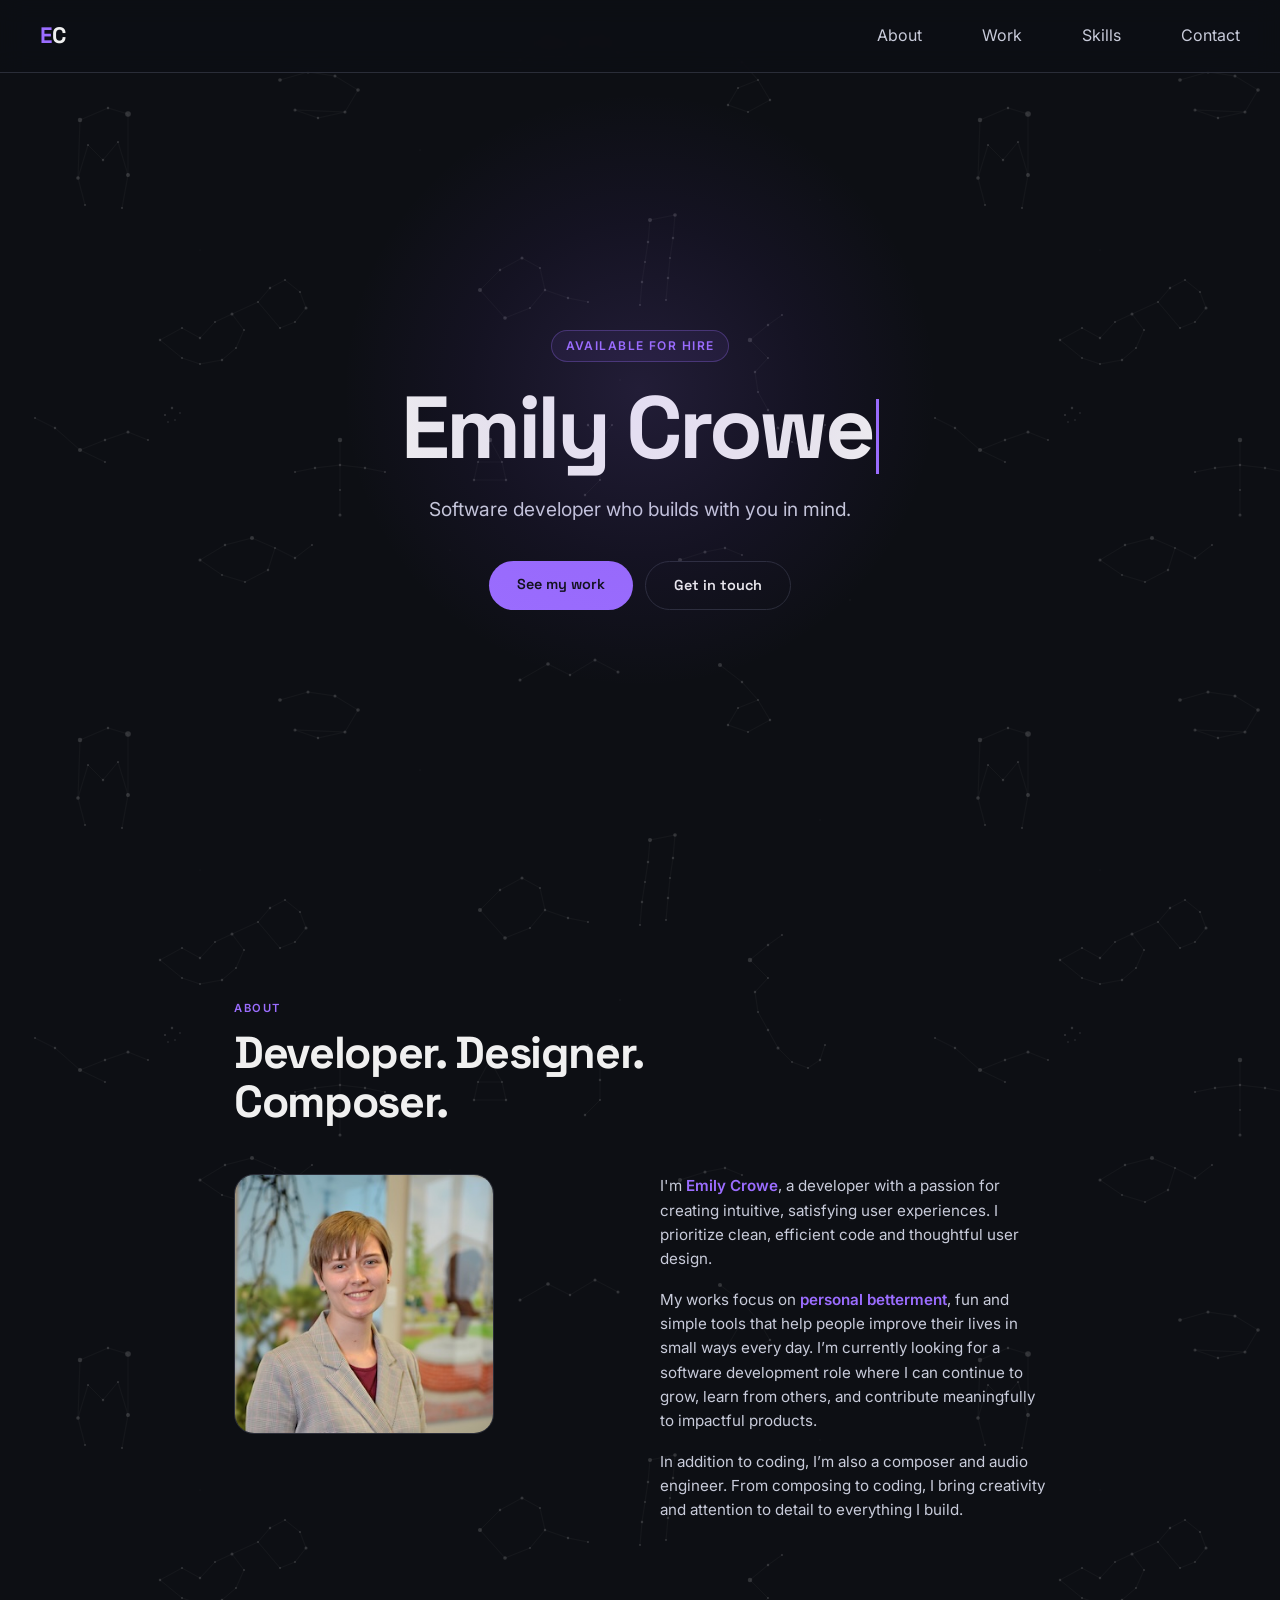
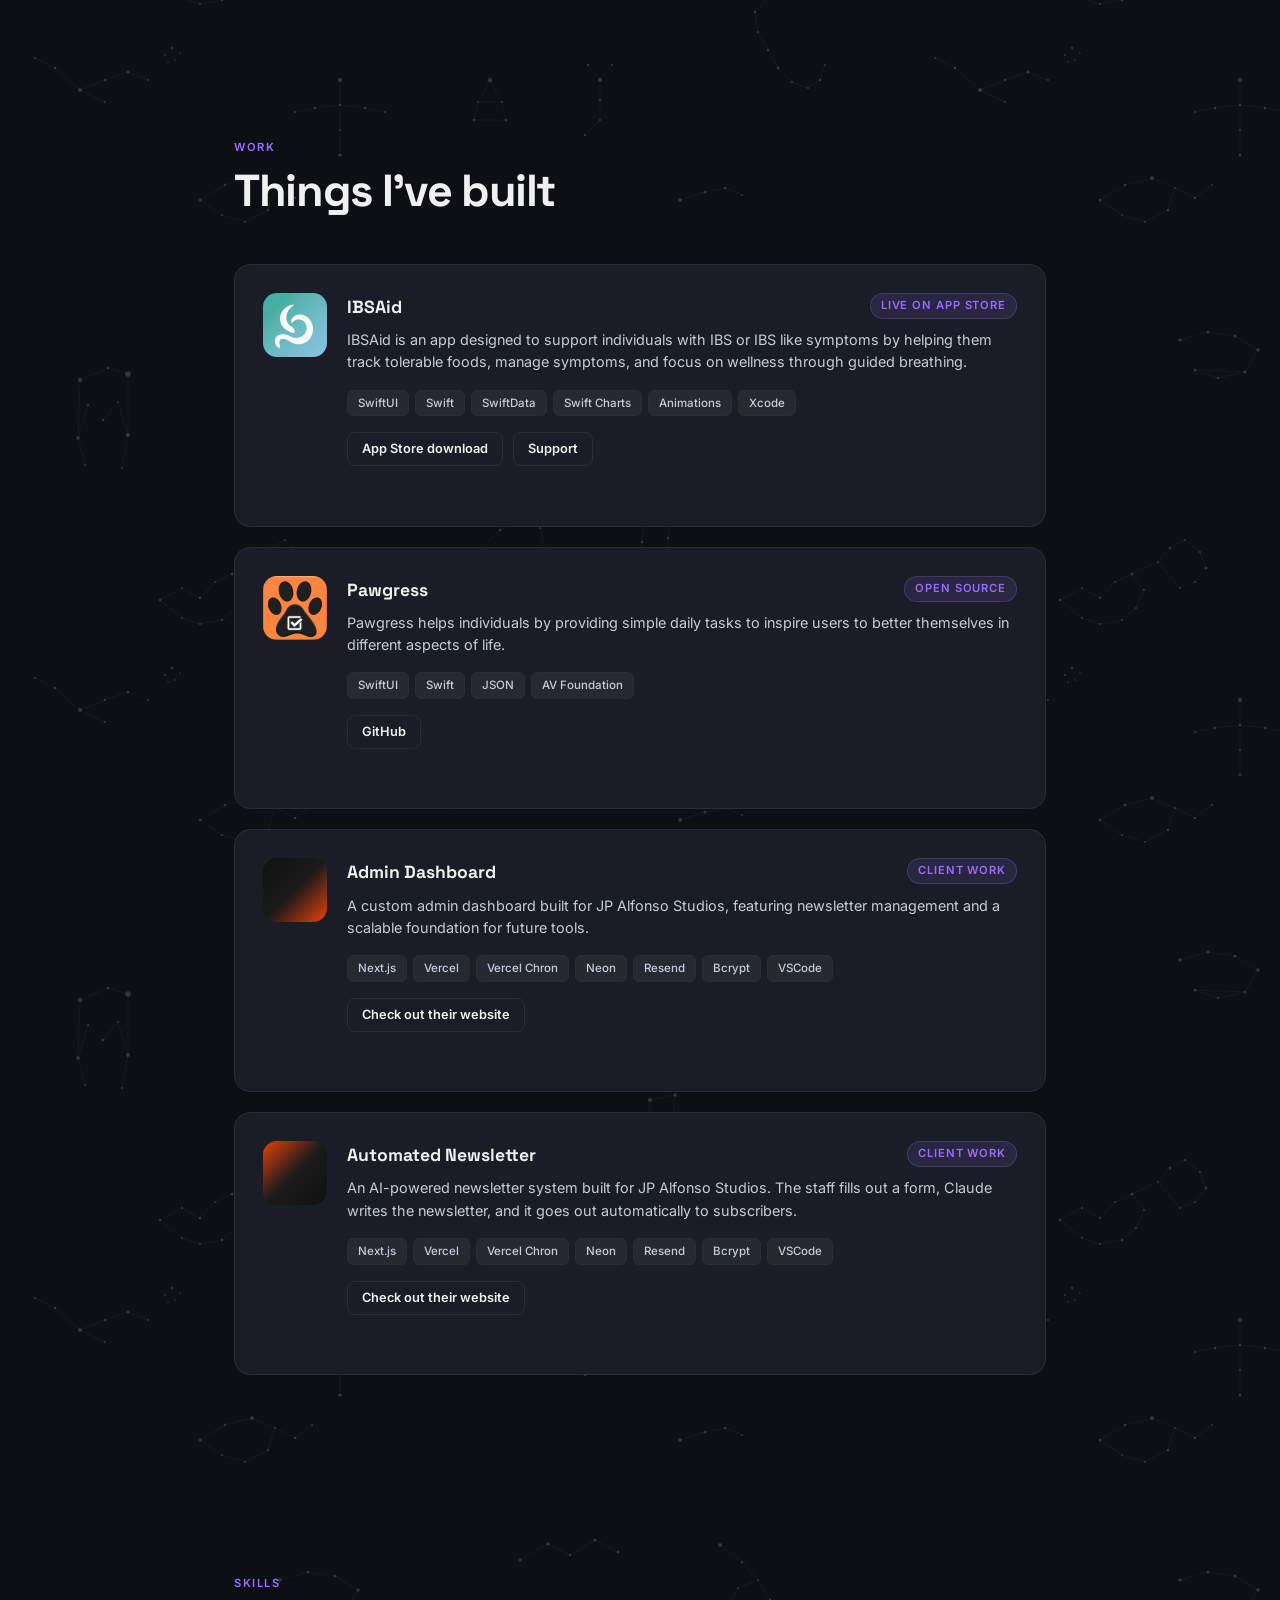
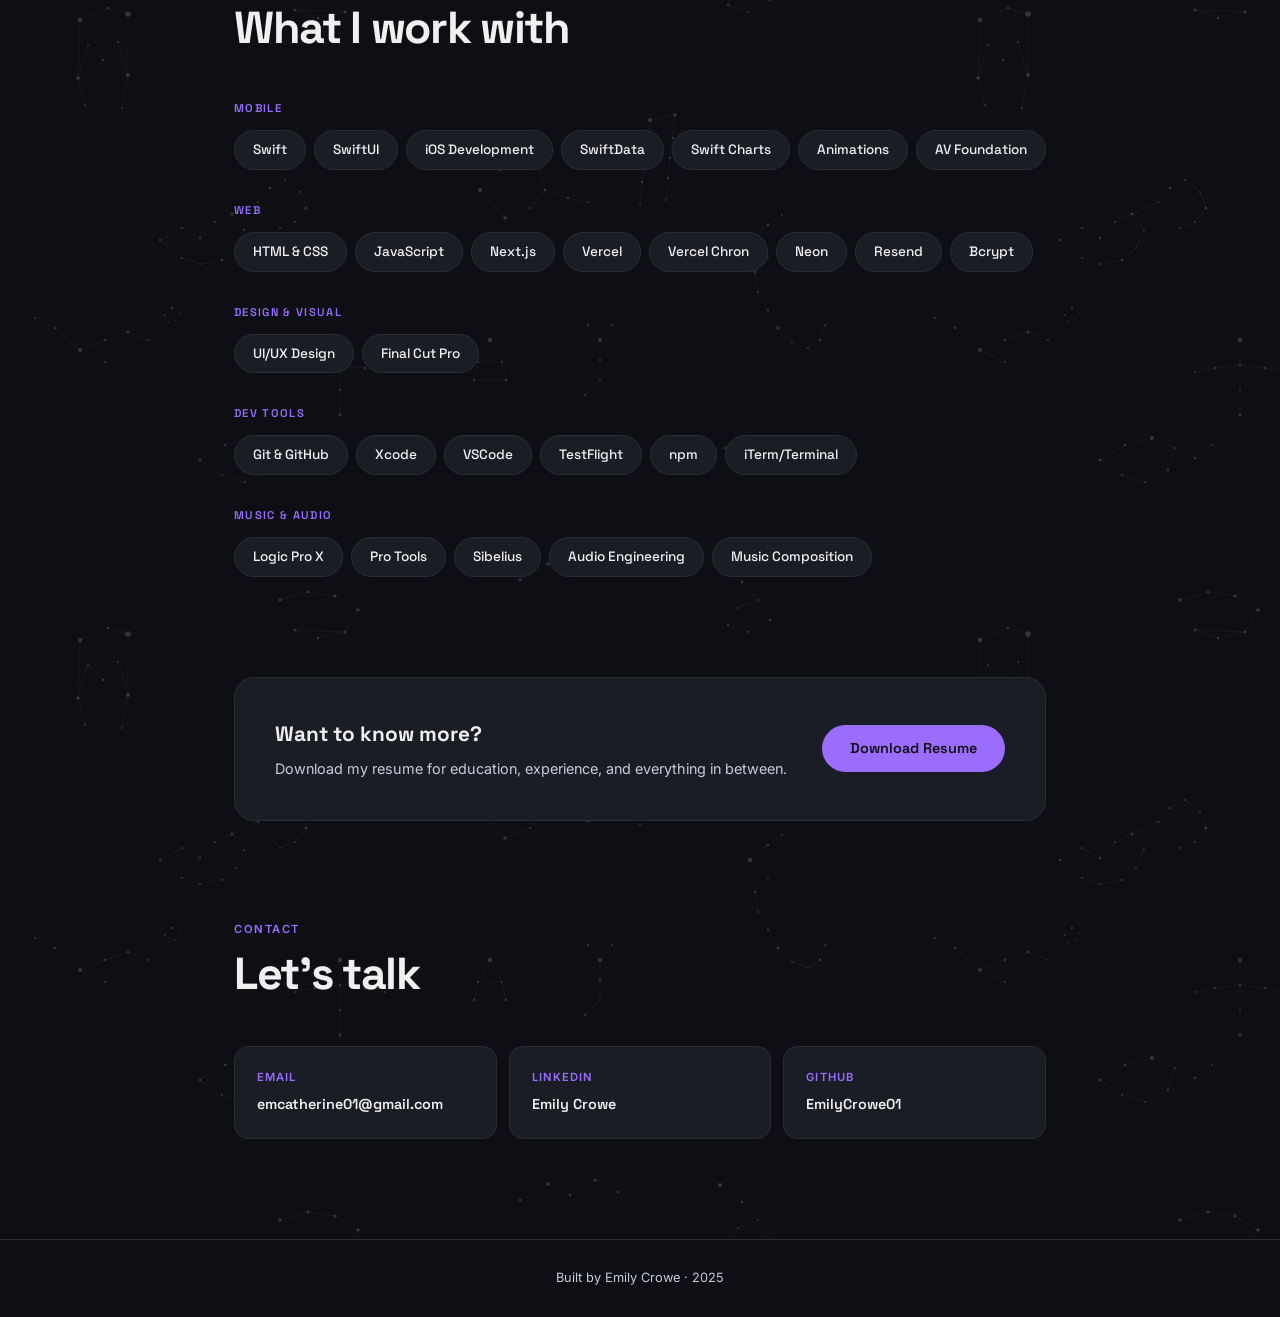
<file: index.html>
<!DOCTYPE html>
<html lang="en">

<head>
  <meta charset="UTF-8" />
  <meta name="viewport" content="width=device-width, initial-scale=1.0" />
  <title>Emily Crowe</title>
  <link
    href="https://fonts.googleapis.com/css2?family=Space+Grotesk:wght@400;500;600;700&family=Inter:wght@400;500&display=swap"
    rel="stylesheet" />
  <link rel="apple-touch-icon" sizes="180x180" href="apple-touch-icon.png">
  <link rel="icon" type="image/png" sizes="32x32" href="favicon-32x32.png">
  <link rel="icon" type="image/png" sizes="16x16" href="favicon-16x16.png">
  <link rel="manifest" href="site.webmanifest">
  <link rel="stylesheet" href="css/style.css" />
  <style>
    :root {
      --page-accent: #9B6DFF;
    }
  </style>
</head>

<body>
  <nav>
    <a class="nav-logo" href="#"><span>E</span>C</a>
    <ul class="nav-links">
      <li><a href="#about">About</a></li>
      <li><a href="#projects">Work</a></li>
      <li><a href="#skills">Skills</a></li>
      <li><a href="#contact">Contact</a></li>
    </ul>
    <button class="hamburger" id="hamburger">
      <span></span>
      <span></span>
      <span></span>
    </button>
  </nav>

  <div class="mobile-menu" id="mobile-menu">
    <ul>
      <li><a href="#about" class="mobile-link">About</a></li>
      <li><a href="#projects" class="mobile-link">Work</a></li>
      <li><a href="#skills" class="mobile-link">Skills</a></li>
      <li><a href="#contact" class="mobile-link">Contact</a></li>
    </ul>
  </div>

  <section class="hero" id="home">
    <div class="hero-inner">
      <div class="hero-eyebrow">Available for hire</div>
      <h1 id="hero-name"></h1>
      <p class="hero-sub">Software developer who builds with you in mind.
      </p>
      <div class="hero-cta-row">
        <a class="btn-primary" href="#projects">See my work</a>
        <a class="btn-ghost" href="#contact">Get in touch</a>
      </div>
    </div>
  </section>

  <section class="about" id="about">
    <div class="section-label reveal">About</div>
    <h2 class="section-title reveal">Developer. Designer.<br>Composer.</h2>
    <div class="about-grid">
      <img class="about-photo reveal" src="images/square-headshot.jpg" alt="Emily Crowe" />
      <div class="about-text reveal">
        <p>I'm <strong>Emily Crowe</strong>, a developer with a passion for creating intuitive, satisfying user
          experiences. I prioritize clean, efficient code and thoughtful user design.</p>
        <p>My works focus on <strong>personal betterment</strong>, fun and simple tools that help people improve
          their lives in small ways every day. I’m currently looking for a software development role where I can
          continue to grow, learn from others, and contribute meaningfully to impactful products. </p>
        <p>In addition to coding, I’m also a composer and audio engineer. From composing to coding, I bring creativity
          and attention to detail to everything I build.</p>
      </div>
    </div>
  </section>

  <section class="projects" id="projects">
    <div class="section-label reveal">Work</div>
    <h2 class="section-title reveal">Things I've built</h2>
    <div class="projects-list" id="projects-list"></div>
  </section>

  <section class="skills" id="skills">
    <div class="section-label reveal">Skills</div>
    <h2 class="section-title reveal">What I work with</h2>
    <div class="skills-grid" id="skills-grid"></div>
  </section>

  <section class="resume" id="resume">
    <div class="resume-card">
      <div class="resume-text">
        <h3>Want to know more?</h3>
        <p>Download my resume for education, experience, and everything in between.</p>
      </div>
      <a class="btn-primary" href="files/Emily Crowe Dev Resume.pdf" target="_blank">Download Resume</a>
    </div>
  </section>

  <section class="contact" id="contact">
    <div class="section-label reveal">Contact</div>
    <h2 class="section-title reveal">Let's talk</h2>
    <div class="contact-grid reveal">
      <a class="contact-card" href="mailto: emcatherine01@gmail.com">
        <span class="contact-label">Email</span>
        <span class="contact-value">emcatherine01@gmail.com</span>
      </a>
      <a class="contact-card" href="https://www.linkedin.com/in/emily-crowe-5727b0256/" target="_blank">
        <span class="contact-label">LinkedIn</span>
        <span class="contact-value">Emily Crowe</span>
      </a>
      <a class="contact-card" href="https://github.com/EmilyCrowe01" target="_blank">
        <span class="contact-label">GitHub</span>
        <span class="contact-value">EmilyCrowe01</span>
      </a>
    </div>
  </section>

  <footer>
    <p>Built by Emily Crowe · 2025</p>
  </footer>

  <script src="js/projects.js"></script>
  <script src="js/main.js"></script>
</body>

</html>
</file>
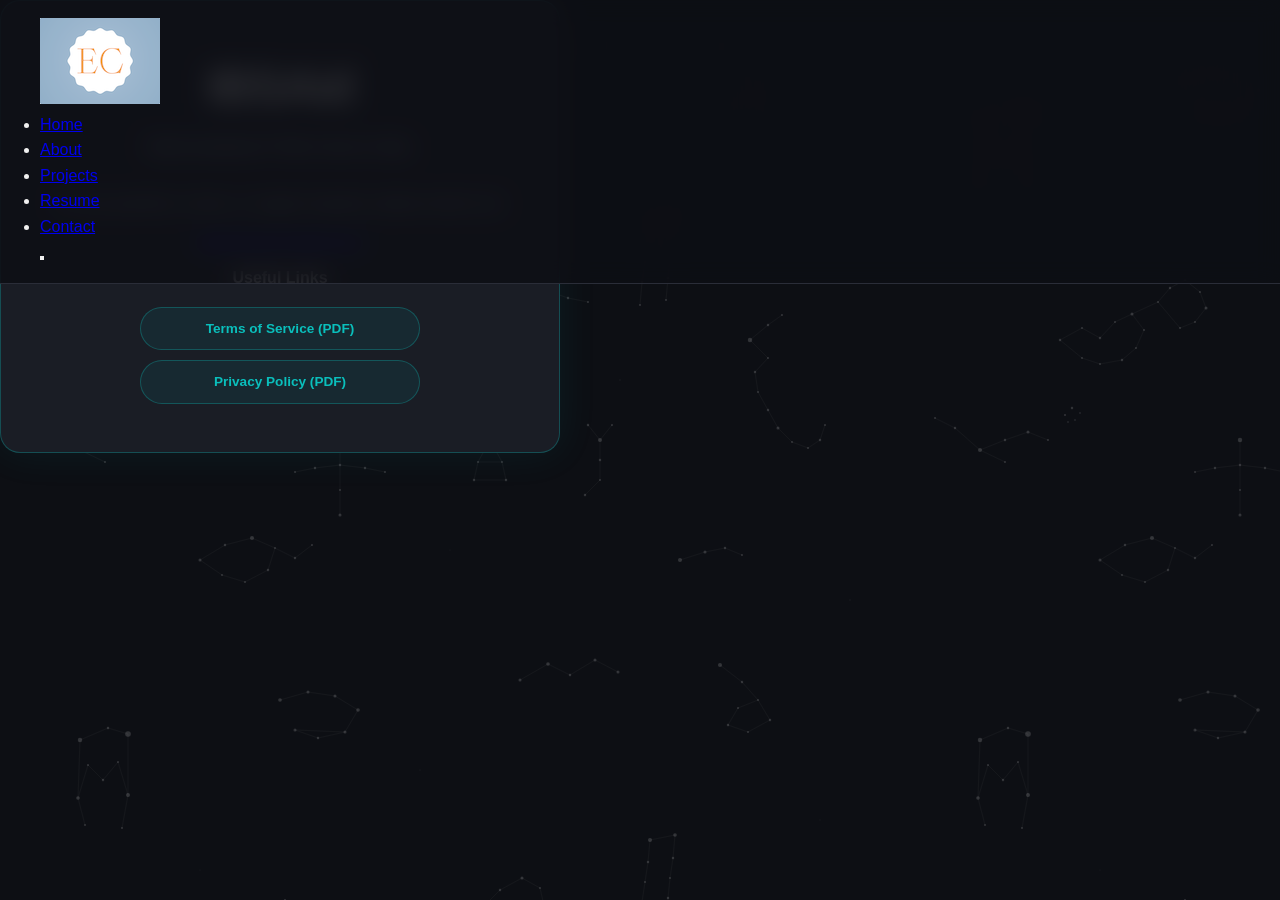
<file: ibsaidsupport.html>
<!DOCTYPE html>
<html lang="en">
    <head>
        <meta charset="UTF-8">
        <meta name="viewport" content="width=device-width, initial-scale=1.0">
        <title>Emily Crowe</title>

        <link rel="stylesheet" href="https://cdnjs.cloudflare.com/ajax/libs/font-awesome/6.7.2/css/all.min.css" integrity="sha512-Evv84Mr4kqVGRNSgIGL/F/aIDqQb7xQ2vcrdIwxfjThSH8CSR7PBEakCr51Ck+w+/U6swU2Im1vVX0SVk9ABhg==" crossorigin="anonymous" referrerpolicy="no-referrer" />
        <link rel="stylesheet" href="css/style.css">
        <link rel="shortcut icon" href="images/favicon-new.png" type="image/x-icon"/>
    </head>
    <body>
        <nav class="navbar">
            <div class="container">
                <div class="logo">
                    <a href="index.html">
                        <img src="images/eclogo.png" alt="logo">
                     </a>
                </div>
            <div class="main-menu">
                <ul>
                    <li>
                        <a href="index.html">Home</a>
                    </li>
                    <li>
                        <a href="index.html">About</a>
                    </li>
                    <li>
                        <a href="#projects">Projects</a>
                    </li>
                    <li>
                        <a href="#resume">Resume</a>
                    </li>
                    <li>
                        <a href="#contact">Contact</a>
                    </li>
                </ul>
            </div>
            <!-- Hamburger Button -->
             <button class="hamburger-button">
                <div class="hamburger-line"></div>
                <div class="hamburger-line"></div>
                <div class="hamburger-line"></div>
             </button>
             <div class="mobile-menu">
                <ul>
                    <li>
                        <a href="index.html">About</a>
                    </li>
                    <li>
                        <a href="#projects">Projects</a>
                    </li>
                    <li>
                        <a href="#resume">Resume</a>
                    </li>
                    <li>
                        <a href="#contact">Contact</a>
                    </li>
                </ul>
             </div>
        </div>
    </nav>
    <!-- Hero -->
<section class="support-hero">
  <div class="support-card">

    <!-- Header -->
    <div class="support-header">
      <h1 class="support-title">IBSAid</h1>
      <p class="support-subtitle">Need assistance? We're here to help.</p>
    </div>

    <!-- Body -->
    <div class="support-body">
      <p class="support-text">
        For any questions, issues, or support requests, please email us at:
      </p>
      <p class="support-email">
        <a href="mailto:ibsaid.app@gmail.com?subject=IBSAid Support Request">
          ibsaid.app@gmail.com
        </a>
      </p>

      <h2 class="support-links-title">Useful Links</h2>
        <div class="support-links">
            <a href="files/ibsaid-tos.pdf" target="_blank" class="support-pdf-button">Terms of Service (PDF)</a>
            <a href="files/ibsaid-privacy-policy.pdf" target="_blank" class="support-pdf-button">Privacy Policy (PDF)</a>
        </div>
    </div>

  </div>
</section>

    </body>
</html>
</file>
<file: css/style.css>
* {
    box-sizing: border-box;
    margin: 0;
    padding: 0;
}

html {
    scroll-behavior: smooth;
}

body {
    background: #0D0F14;
    color: #F0F0F0;
    font-family: 'Inter', sans-serif;
    font-size: 16px;
    line-height: 1.6;
    -webkit-font-smoothing: antialiased;
    -moz-osx-font-smoothing: grayscale;
    background-image: url("data:image/svg+xml,%3Csvg xmlns='http://www.w3.org/2000/svg' width='900' height='620' viewBox='0 0 900 620'%3E%3Cg fill='%23ffffff' opacity='0.15'%3E%3Ccircle cx='80' cy='120' r='2.2'/%3E%3Ccircle cx='108' cy='108' r='1.2'/%3E%3Ccircle cx='128' cy='114' r='2.8'/%3E%3Ccircle cx='88' cy='145' r='1'/%3E%3Ccircle cx='118' cy='142' r='1'/%3E%3Ccircle cx='103' cy='160' r='1.2'/%3E%3Ccircle cx='78' cy='178' r='1.8'/%3E%3Ccircle cx='128' cy='175' r='2'/%3E%3Ccircle cx='85' cy='205' r='1'/%3E%3Ccircle cx='122' cy='208' r='1'/%3E%3Ccircle cx='280' cy='80' r='1.8'/%3E%3Ccircle cx='308' cy='72' r='1.5'/%3E%3Ccircle cx='335' cy='76' r='1.5'/%3E%3Ccircle cx='358' cy='90' r='1.8'/%3E%3Ccircle cx='345' cy='112' r='1.5'/%3E%3Ccircle cx='318' cy='118' r='1.2'/%3E%3Ccircle cx='295' cy='110' r='1.5'/%3E%3Ccircle cx='520' cy='60' r='1.5'/%3E%3Ccircle cx='548' cy='44' r='1.8'/%3E%3Ccircle cx='570' cy='55' r='1.2'/%3E%3Ccircle cx='595' cy='40' r='1.5'/%3E%3Ccircle cx='618' cy='52' r='1.5'/%3E%3Ccircle cx='720' cy='45' r='2'/%3E%3Ccircle cx='742' cy='62' r='1.2'/%3E%3Ccircle cx='758' cy='80' r='1'/%3E%3Ccircle cx='770' cy='100' r='1.2'/%3E%3Ccircle cx='748' cy='112' r='1'/%3E%3Ccircle cx='728' cy='105' r='1.2'/%3E%3Ccircle cx='738' cy='88' r='1'/%3E%3Ccircle cx='160' cy='340' r='1.2'/%3E%3Ccircle cx='182' cy='328' r='1'/%3E%3Ccircle cx='200' cy='338' r='1.2'/%3E%3Ccircle cx='215' cy='322' r='1'/%3E%3Ccircle cx='232' cy='314' r='1.5'/%3E%3Ccircle cx='244' cy='330' r='1'/%3E%3Ccircle cx='236' cy='348' r='1'/%3E%3Ccircle cx='222' cy='360' r='1.2'/%3E%3Ccircle cx='200' cy='364' r='1'/%3E%3Ccircle cx='182' cy='358' r='1'/%3E%3Ccircle cx='258' cy='302' r='1'/%3E%3Ccircle cx='270' cy='288' r='1.2'/%3E%3Ccircle cx='285' cy='280' r='1'/%3E%3Ccircle cx='300' cy='292' r='1'/%3E%3Ccircle cx='306' cy='308' r='1.5'/%3E%3Ccircle cx='295' cy='322' r='1'/%3E%3Ccircle cx='280' cy='328' r='1'/%3E%3Ccircle cx='480' cy='290' r='2'/%3E%3Ccircle cx='500' cy='270' r='1.2'/%3E%3Ccircle cx='522' cy='258' r='1.5'/%3E%3Ccircle cx='540' cy='268' r='1'/%3E%3Ccircle cx='545' cy='290' r='1.2'/%3E%3Ccircle cx='530' cy='308' r='1'/%3E%3Ccircle cx='505' cy='318' r='1.8'/%3E%3Ccircle cx='568' cy='298' r='1.2'/%3E%3Ccircle cx='588' cy='302' r='1'/%3E%3Ccircle cx='650' cy='220' r='2'/%3E%3Ccircle cx='675' cy='215' r='1.8'/%3E%3Ccircle cx='648' cy='242' r='1.2'/%3E%3Ccircle cx='673' cy='238' r='1.2'/%3E%3Ccircle cx='645' cy='262' r='1'/%3E%3Ccircle cx='670' cy='258' r='1'/%3E%3Ccircle cx='642' cy='282' r='1.2'/%3E%3Ccircle cx='668' cy='278' r='1.2'/%3E%3Ccircle cx='640' cy='305' r='1'/%3E%3Ccircle cx='666' cy='300' r='1'/%3E%3Ccircle cx='750' cy='340' r='2.2'/%3E%3Ccircle cx='768' cy='325' r='1.2'/%3E%3Ccircle cx='782' cy='315' r='1'/%3E%3Ccircle cx='768' cy='358' r='1'/%3E%3Ccircle cx='755' cy='372' r='1.2'/%3E%3Ccircle cx='758' cy='392' r='1'/%3E%3Ccircle cx='768' cy='410' r='1.2'/%3E%3Ccircle cx='778' cy='428' r='1.5'/%3E%3Ccircle cx='792' cy='442' r='1'/%3E%3Ccircle cx='808' cy='448' r='1'/%3E%3Ccircle cx='820' cy='440' r='1.2'/%3E%3Ccircle cx='825' cy='425' r='1'/%3E%3Ccircle cx='80' cy='450' r='2'/%3E%3Ccircle cx='105' cy='440' r='1.2'/%3E%3Ccircle cx='128' cy='432' r='1.5'/%3E%3Ccircle cx='148' cy='440' r='1'/%3E%3Ccircle cx='105' cy='462' r='1'/%3E%3Ccircle cx='55' cy='428' r='1.2'/%3E%3Ccircle cx='35' cy='418' r='1'/%3E%3Ccircle cx='165' cy='415' r='1'/%3E%3Ccircle cx='172' cy='408' r='1.2'/%3E%3Ccircle cx='180' cy='413' r='0.8'/%3E%3Ccircle cx='175' cy='420' r='0.8'/%3E%3Ccircle cx='168' cy='422' r='0.8'/%3E%3Ccircle cx='340' cy='440' r='2.2'/%3E%3Ccircle cx='340' cy='465' r='1.2'/%3E%3Ccircle cx='340' cy='490' r='1'/%3E%3Ccircle cx='340' cy='515' r='1.5'/%3E%3Ccircle cx='315' cy='468' r='1.2'/%3E%3Ccircle cx='295' cy='472' r='1'/%3E%3Ccircle cx='365' cy='468' r='1.2'/%3E%3Ccircle cx='385' cy='472' r='1'/%3E%3Ccircle cx='490' cy='440' r='2.2'/%3E%3Ccircle cx='478' cy='462' r='1'/%3E%3Ccircle cx='502' cy='462' r='1'/%3E%3Ccircle cx='474' cy='480' r='1.2'/%3E%3Ccircle cx='506' cy='480' r='1.2'/%3E%3Ccircle cx='600' cy='440' r='2'/%3E%3Ccircle cx='588' cy='425' r='1.2'/%3E%3Ccircle cx='612' cy='425' r='1'/%3E%3Ccircle cx='600' cy='460' r='1.2'/%3E%3Ccircle cx='600' cy='480' r='1'/%3E%3Ccircle cx='585' cy='495' r='1.2'/%3E%3Ccircle cx='200' cy='560' r='1.5'/%3E%3Ccircle cx='225' cy='545' r='1.2'/%3E%3Ccircle cx='252' cy='538' r='2'/%3E%3Ccircle cx='275' cy='548' r='1'/%3E%3Ccircle cx='268' cy='570' r='1.2'/%3E%3Ccircle cx='245' cy='582' r='1'/%3E%3Ccircle cx='222' cy='575' r='1'/%3E%3Ccircle cx='295' cy='558' r='1.2'/%3E%3Ccircle cx='312' cy='545' r='1'/%3E%3Ccircle cx='680' cy='560' r='2'/%3E%3Ccircle cx='705' cy='552' r='1.5'/%3E%3Ccircle cx='725' cy='548' r='1.2'/%3E%3Ccircle cx='742' cy='555' r='1'/%3E%3C/g%3E%3Cg stroke='%23ffffff' stroke-width='0.4' opacity='0.08' fill='none'%3E%3Cline x1='80' y1='120' x2='108' y2='108'/%3E%3Cline x1='108' y1='108' x2='128' y2='114'/%3E%3Cline x1='80' y1='120' x2='78' y2='178'/%3E%3Cline x1='128' y1='114' x2='128' y2='175'/%3E%3Cline x1='78' y1='178' x2='88' y2='145'/%3E%3Cline x1='88' y1='145' x2='103' y2='160'/%3E%3Cline x1='103' y1='160' x2='118' y2='142'/%3E%3Cline x1='118' y1='142' x2='128' y2='175'/%3E%3Cline x1='78' y1='178' x2='85' y2='205'/%3E%3Cline x1='128' y1='175' x2='122' y2='208'/%3E%3Cline x1='280' y1='80' x2='308' y2='72'/%3E%3Cline x1='308' y1='72' x2='335' y2='76'/%3E%3Cline x1='335' y1='76' x2='358' y2='90'/%3E%3Cline x1='358' y1='90' x2='345' y2='112'/%3E%3Cline x1='345' y1='112' x2='318' y2='118'/%3E%3Cline x1='318' y1='118' x2='295' y2='110'/%3E%3Cline x1='295' y1='110' x2='345' y2='112'/%3E%3Cline x1='520' y1='60' x2='548' y2='44'/%3E%3Cline x1='548' y1='44' x2='570' y2='55'/%3E%3Cline x1='570' y1='55' x2='595' y2='40'/%3E%3Cline x1='595' y1='40' x2='618' y2='52'/%3E%3Cline x1='720' y1='45' x2='742' y2='62'/%3E%3Cline x1='742' y1='62' x2='758' y2='80'/%3E%3Cline x1='758' y1='80' x2='770' y2='100'/%3E%3Cline x1='770' y1='100' x2='748' y2='112'/%3E%3Cline x1='748' y1='112' x2='728' y2='105'/%3E%3Cline x1='728' y1='105' x2='738' y2='88'/%3E%3Cline x1='738' y1='88' x2='758' y2='80'/%3E%3Cline x1='160' y1='340' x2='182' y2='328'/%3E%3Cline x1='182' y1='328' x2='200' y2='338'/%3E%3Cline x1='200' y1='338' x2='215' y2='322'/%3E%3Cline x1='215' y1='322' x2='232' y2='314'/%3E%3Cline x1='232' y1='314' x2='244' y2='330'/%3E%3Cline x1='244' y1='330' x2='236' y2='348'/%3E%3Cline x1='236' y1='348' x2='222' y2='360'/%3E%3Cline x1='222' y1='360' x2='200' y2='364'/%3E%3Cline x1='200' y1='364' x2='182' y2='358'/%3E%3Cline x1='182' y1='358' x2='160' y2='340'/%3E%3Cline x1='232' y1='314' x2='258' y2='302'/%3E%3Cline x1='258' y1='302' x2='270' y2='288'/%3E%3Cline x1='270' y1='288' x2='285' y2='280'/%3E%3Cline x1='285' y1='280' x2='300' y2='292'/%3E%3Cline x1='300' y1='292' x2='306' y2='308'/%3E%3Cline x1='306' y1='308' x2='295' y2='322'/%3E%3Cline x1='295' y1='322' x2='280' y2='328'/%3E%3Cline x1='280' y1='328' x2='258' y2='302'/%3E%3Cline x1='480' y1='290' x2='500' y2='270'/%3E%3Cline x1='500' y1='270' x2='522' y2='258'/%3E%3Cline x1='522' y1='258' x2='540' y2='268'/%3E%3Cline x1='540' y1='268' x2='545' y2='290'/%3E%3Cline x1='545' y1='290' x2='530' y2='308'/%3E%3Cline x1='530' y1='308' x2='505' y2='318'/%3E%3Cline x1='505' y1='318' x2='480' y2='290'/%3E%3Cline x1='545' y1='290' x2='568' y2='298'/%3E%3Cline x1='568' y1='298' x2='588' y2='302'/%3E%3Cline x1='650' y1='220' x2='648' y2='242'/%3E%3Cline x1='648' y1='242' x2='645' y2='262'/%3E%3Cline x1='645' y1='262' x2='642' y2='282'/%3E%3Cline x1='642' y1='282' x2='640' y2='305'/%3E%3Cline x1='675' y1='215' x2='673' y2='238'/%3E%3Cline x1='673' y1='238' x2='670' y2='258'/%3E%3Cline x1='670' y1='258' x2='668' y2='278'/%3E%3Cline x1='668' y1='278' x2='666' y2='300'/%3E%3Cline x1='650' y1='220' x2='675' y2='215'/%3E%3Cline x1='782' y1='315' x2='768' y2='325'/%3E%3Cline x1='768' y1='325' x2='750' y2='340'/%3E%3Cline x1='750' y1='340' x2='768' y2='358'/%3E%3Cline x1='768' y1='358' x2='755' y2='372'/%3E%3Cline x1='755' y1='372' x2='758' y2='392'/%3E%3Cline x1='758' y1='392' x2='768' y2='410'/%3E%3Cline x1='768' y1='410' x2='778' y2='428'/%3E%3Cline x1='778' y1='428' x2='792' y2='442'/%3E%3Cline x1='792' y1='442' x2='808' y2='448'/%3E%3Cline x1='808' y1='448' x2='820' y2='440'/%3E%3Cline x1='820' y1='440' x2='825' y2='425'/%3E%3Cline x1='35' y1='418' x2='55' y2='428'/%3E%3Cline x1='55' y1='428' x2='80' y2='450'/%3E%3Cline x1='80' y1='450' x2='105' y2='440'/%3E%3Cline x1='105' y1='440' x2='128' y2='432'/%3E%3Cline x1='128' y1='432' x2='148' y2='440'/%3E%3Cline x1='80' y1='450' x2='105' y2='462'/%3E%3Cline x1='340' y1='440' x2='340' y2='465'/%3E%3Cline x1='340' y1='465' x2='340' y2='490'/%3E%3Cline x1='340' y1='490' x2='340' y2='515'/%3E%3Cline x1='315' y1='468' x2='340' y2='465'/%3E%3Cline x1='295' y1='472' x2='315' y2='468'/%3E%3Cline x1='340' y1='465' x2='365' y2='468'/%3E%3Cline x1='365' y1='468' x2='385' y2='472'/%3E%3Cline x1='490' y1='440' x2='478' y2='462'/%3E%3Cline x1='490' y1='440' x2='502' y2='462'/%3E%3Cline x1='478' y1='462' x2='474' y2='480'/%3E%3Cline x1='502' y1='462' x2='506' y2='480'/%3E%3Cline x1='474' y1='480' x2='506' y2='480'/%3E%3Cline x1='478' y1='462' x2='502' y2='462'/%3E%3Cline x1='588' y1='425' x2='600' y2='440'/%3E%3Cline x1='612' y1='425' x2='600' y2='440'/%3E%3Cline x1='600' y1='440' x2='600' y2='460'/%3E%3Cline x1='600' y1='460' x2='600' y2='480'/%3E%3Cline x1='600' y1='480' x2='585' y2='495'/%3E%3Cline x1='200' y1='560' x2='225' y2='545'/%3E%3Cline x1='225' y1='545' x2='252' y2='538'/%3E%3Cline x1='252' y1='538' x2='275' y2='548'/%3E%3Cline x1='275' y1='548' x2='268' y2='570'/%3E%3Cline x1='268' y1='570' x2='245' y2='582'/%3E%3Cline x1='245' y1='582' x2='222' y2='575'/%3E%3Cline x1='222' y1='575' x2='200' y2='560'/%3E%3Cline x1='275' y1='548' x2='295' y2='558'/%3E%3Cline x1='295' y1='558' x2='312' y2='545'/%3E%3Cline x1='680' y1='560' x2='705' y2='552'/%3E%3Cline x1='705' y1='552' x2='725' y2='548'/%3E%3Cline x1='725' y1='548' x2='742' y2='555'/%3E%3C/g%3E%3Cg fill='%23ffffff'%3E%3Ccircle cx='420' cy='150' r='0.6' opacity='0.05'/%3E%3Ccircle cx='200' cy='250' r='0.5' opacity='0.04'/%3E%3Ccircle cx='620' cy='380' r='0.7' opacity='0.05'/%3E%3Ccircle cx='450' cy='550' r='0.6' opacity='0.04'/%3E%3Ccircle cx='820' cy='200' r='0.5' opacity='0.05'/%3E%3Ccircle cx='150' cy='650' r='0.7' opacity='0.04'/%3E%3Ccircle cx='550' cy='700' r='0.6' opacity='0.05'/%3E%3Ccircle cx='700' cy='650' r='0.5' opacity='0.04'/%3E%3Ccircle cx='850' cy='600' r='0.7' opacity='0.05'/%3E%3Ccircle cx='380' cy='720' r='0.6' opacity='0.04'/%3E%3C/g%3E%3C/svg%3E");
    background-repeat: repeat;
}

nav {
    position: fixed;
    top: 0;
    left: 0;
    right: 0;
    z-index: 100;
    display: flex;
    justify-content: space-between;
    align-items: center;
    padding: 18px 40px;
    background: rgba(13, 15, 20, 0.85);
    backdrop-filter: blur(12px);
    border-bottom: 1px solid #2A2D38;
}

.nav-links {
    display: flex;
    gap: 60px;
    list-style: none;
    font-size: 1rem;
}

.nav-links a {
    color: #C8CBDA;
    text-decoration: none;
    font-size: 1rem;
    transition: color 0.2s;
}

.nav-links a:hover {
    color: #9B6DFF;
    text-shadow: 0 8px 24px rgba(155, 109, 255, 0.35);
}

.nav-logo {
    color: #F0F0F0;
    text-decoration: none;
    font-size: 1.4rem;
    font-weight: 700;
    font-family: 'Space Grotesk', sans-serif;
}

.nav-logo span {
    color: #9B6DFF;
}

.hero {
    min-height: 100vh;
    display: flex;
    align-items: center;
    justify-content: center;
    text-align: center;
    padding: 120px 24px 80px;
    position: relative;
    overflow: hidden;
}

.hero-inner {
    max-width: 680px;
}

.hero-eyebrow {
    display: inline-block;
    font-size: 0.75rem;
    font-weight: 600;
    letter-spacing: 0.12em;
    text-transform: uppercase;
    color: #9B6DFF;
    border: 1px solid rgba(155, 109, 255, 0.3);
    background: rgba(155, 109, 255, 0.08);
    padding: 5px 14px;
    border-radius: 100px;
    margin-bottom: 20px;
}

.hero h1 {
    font-family: 'Space Grotesk', sans-serif;
    font-size: clamp(2.8rem, 8vw, 5.5rem);
    font-weight: 700;
    letter-spacing: -0.04em;
    line-height: 1.05;
    margin-bottom: 20px;
}

.hero-sub {
    font-size: clamp(1rem, 2.5vw, 1.2rem);
    color: #C8CBDA;
    max-width: 480px;
    margin: 0 auto 36px;
}

.hero-cta-row {
    display: flex;
    gap: 12px;
    justify-content: center;
    flex-wrap: wrap;
}

.btn-primary {
    background: #9B6DFF;
    color: #0D0F14;
    font-family: 'Space Grotesk', sans-serif;
    font-weight: 600;
    font-size: 0.9rem;
    padding: 12px 28px;
    border-radius: 100px;
    text-decoration: none;
    transition: transform 0.18s, box-shadow 0.18s;
}

.btn-primary:hover {
    transform: translateY(-2px);
    box-shadow: 0 6px 24px rgba(155, 109, 255, 0.35);
}

.btn-ghost {
    background: transparent;
    color: #F0F0F0;
    font-family: 'Space Grotesk', sans-serif;
    font-weight: 600;
    font-size: 0.9rem;
    padding: 12px 28px;
    border-radius: 100px;
    text-decoration: none;
    border: 1px solid #2A2D38;
    transition: border-color 0.18s, transform 0.18s;
}

.btn-ghost:hover {
    border-color: #C8CBDA;
    transform: translateY(-2px);
}

.cursor {
    display: inline-block;
    width: 3px;
    height: 0.85em;
    background: #9B6DFF;
    margin-left: 4px;
    vertical-align: middle;
    animation: blink 1s step-end infinite;
}

@keyframes blink {
    50% {
        opacity: 0;
    }
}

.hero::before {
    content: '';
    position: absolute;
    top: 50%;
    left: 50%;
    transform: translate(-50%, -60%);
    width: 600px;
    height: 600px;
    background: radial-gradient(ellipse at center,
            rgba(155, 109, 255, 0.15) 0%,
            rgba(109, 63, 204, 0.08) 40%,
            transparent 70%);
    pointer-events: none;
    animation: pulse 6s ease-in-out infinite;
}

@keyframes pulse {

    0%,
    100% {
        opacity: 0.7;
        transform: translate(-50%, -60%) scale(1);
    }

    50% {
        opacity: 1;
        transform: translate(-50%, -60%) scale(1.08);
    }
}

.about {
    max-width: 860px;
    margin: 0 auto;
    padding: 100px 24px;
}

.section-label {
    font-size: 0.7rem;
    letter-spacing: 0.14em;
    text-transform: uppercase;
    color: var(--page-accent);
    font-weight: 600;
    margin-bottom: 10px;
}

.section-title {
    font-family: 'Space Grotesk', sans-serif;
    font-size: clamp(1.8rem, 5vw, 2.8rem);
    font-weight: 700;
    letter-spacing: -0.03em;
    line-height: 1.1;
    margin-bottom: 48px;
}

.about-grid {
    display: grid;
    grid-template-columns: 1fr 1fr;
    gap: 40px;
    align-items: start;
}

.about-photo {
    width: 100%;
    max-width: 260px;
    aspect-ratio: 1;
    border-radius: 20px;
    object-fit: cover;
    border: 1px solid #2A2D38;
}

.about-text p {
    color: #C8CBDA;
    margin-bottom: 16px;
    font-size: 0.95rem;
}

.about-text p strong {
    color: #9B6DFF;
    font-weight: 600;
}

.projects {
    max-width: 860px;
    margin: 0 auto;
    padding: 100px 24px;
}

.projects-list {
    display: flex;
    flex-direction: column;
    gap: 20px;
}

.project-card {
    background: #1A1D25;
    border: 1px solid #2A2D38;
    border-radius: 16px;
    padding: 28px;
    display: grid;
    grid-template-columns: auto 1fr;
    gap: 20px;
    align-items: start;
    transition: transform 0.22s, border-color 0.22s, box-shadow 0.22s;
    text-decoration: none;
    color: inherit;
}

.project-card:hover {
    transform: translateY(-3px);
    border-color: rgba(155, 109, 255, 0.4);
    box-shadow: 0 12px 40px rgba(0, 0, 0, 0.4);
}

.card-hint {
    font-size: 0.75rem;
    font-weight: 600;
    letter-spacing: 0.15em;
    text-transform: uppercase;
    font-family: 'Space Grotesk', sans-serif;
    color: #8A8FA8;
    opacity: 0;
    transition: opacity 0.3s;
    display: block;
    text-align: right;
    margin-top: 12px;
}

.project-card:hover .card-hint {
    opacity: 1;
}

.app-icon {
    width: 64px;
    height: 64px;
    border-radius: 14px;
    overflow: hidden;
    flex-shrink: 0;
}

.app-icon img {
    width: 100%;
    height: 100%;
    object-fit: cover;
}

.project-header {
    display: flex;
    justify-content: space-between;
    align-items: flex-start;
    flex-wrap: wrap;
    gap: 8px;
    margin-bottom: 8px;
}

.project-name {
    font-family: 'Space Grotesk', sans-serif;
    font-weight: 700;
    font-size: 1.1rem;
}

.project-badge {
    font-size: 0.7rem;
    font-weight: 600;
    letter-spacing: 0.08em;
    text-transform: uppercase;
    padding: 3px 10px;
    border-radius: 100px;
    background: rgba(155, 109, 255, 0.12);
    color: #9B6DFF;
    border: 1px solid rgba(155, 109, 255, 0.25);
}

.project-desc {
    color: #C8CBDA;
    font-size: 0.9rem;
    margin-bottom: 16px;
    line-height: 1.55;
}

.tech-tags {
    display: flex;
    flex-wrap: wrap;
    gap: 6px;
    margin-bottom: 16px;
}

.tech-tag {
    font-size: 0.72rem;
    font-weight: 500;
    padding: 3px 10px;
    border-radius: 6px;
    background: rgba(255, 255, 255, 0.05);
    border: 1px solid #2A2D38;
    color: #C8CBDA;
}

.project-links {
    display: flex;
    gap: 10px;
    flex-wrap: wrap;
}

.proj-link {
    font-size: 0.8rem;
    font-weight: 600;
    color: #F0F0F0;
    text-decoration: none;
    padding: 6px 14px;
    border: 1px solid #2A2D38;
    border-radius: 8px;
    transition: border-color 0.18s, color 0.18s;
}

.proj-link:hover {
    border-color: var(--page-accent);
    color: var(--page-accent);
}

.proj-link.appstore {
    background: transparent;
    border-color: #2A2D38;
    color: #F0F0F0;
}

.proj-link.appstore:hover {
    border-color: var(--page-accent);
    color: var(--page-accent);
    background: transparent;
}

.skills {
    max-width: 860px;
    margin: 0 auto;
    padding: 100px 24px;
}

.skills-grid {
    display: flex;
    flex-direction: column;
    gap: 32px;
}

.skill-group {
    display: flex;
    flex-direction: column;
    gap: 12px;
}

.skill-category {
    font-family: 'Space Grotesk', sans-serif;
    font-size: 0.7rem;
    font-weight: 600;
    letter-spacing: 0.12em;
    text-transform: uppercase;
    color: #9B6DFF;
}

.skill-pills {
    display: flex;
    flex-wrap: wrap;
    gap: 8px;
}

.skill-pill {
    font-family: 'Space Grotesk', sans-serif;
    font-size: 0.85rem;
    font-weight: 500;
    padding: 8px 18px;
    border-radius: 100px;
    background: #1A1D25;
    border: 1px solid #2A2D38;
    color: #F0F0F0;
}

/* .skill-pill.highlight {
  border-color: rgba(155,109,255,0.4);
  color: #9B6DFF;
  background: rgba(155,109,255,0.07);
} */

.resume {
    max-width: 860px;
    margin: 0 auto;
    padding: 0 24px 0px;
}

.resume-card {
    background: #1A1D25;
    border: 1px solid #2A2D38;
    border-radius: 20px;
    padding: 40px;
    display: flex;
    justify-content: space-between;
    align-items: center;
    gap: 24px;
    flex-wrap: wrap;
}

.resume-text h3 {
    font-family: 'Space Grotesk', sans-serif;
    font-size: 1.3rem;
    font-weight: 700;
    margin-bottom: 6px;
}

.resume-text p {
    color: #C8CBDA;
    font-size: 0.9rem;
}

.contact {
    max-width: 860px;
    margin: 0 auto;
    padding: 100px 24px;
}

.contact-grid {
    display: grid;
    grid-template-columns: repeat(3, 1fr);
    gap: 12px;
}

.contact-card {
    background: #1A1D25;
    border: 1px solid #2A2D38;
    border-radius: 14px;
    padding: 22px;
    text-decoration: none;
    color: #F0F0F0;
    display: flex;
    flex-direction: column;
    gap: 6px;
    transition: border-color 0.18s, transform 0.18s;
}

.contact-card:hover {
    border-color: rgba(155, 109, 255, 0.4);
    transform: translateY(-2px);
}

.contact-label {
    font-size: 0.7rem;
    text-transform: uppercase;
    letter-spacing: 0.1em;
    color: #9B6DFF;
    font-weight: 600;
}

.contact-value {
    font-family: 'Space Grotesk', sans-serif;
    font-weight: 600;
    font-size: 0.9rem;
}

footer {
    border-top: 1px solid #2A2D38;
    padding: 28px 24px;
    text-align: center;
    color: #C8CBDA;
    font-size: 0.8rem;
    background: #0D0F14;
}

.reveal {
    opacity: 0;
    transform: translateY(28px);
    transition: opacity 0.6s ease, transform 0.6s ease;
}

.reveal.visible {
    opacity: 1;
    transform: translateY(0);
}

.hamburger {
    display: none;
    flex-direction: column;
    gap: 5px;
    background: none;
    border: none;
    cursor: pointer;
    padding: 4px;
}

.hamburger span {
    display: block;
    width: 24px;
    height: 2px;
    background: #F0F0F0;
    border-radius: 2px;
    transition: all 0.3s;
}

.mobile-menu {
    position: fixed;
    top: 0;
    right: -100%;
    width: 260px;
    height: 100%;
    background: #1A1D25;
    border-left: 1px solid #2A2D38;
    z-index: 99;
    transition: right 0.3s ease;
    padding: 100px 40px;
}

.mobile-menu.active {
    right: 0;
}

.mobile-menu ul {
    list-style: none;
    display: flex;
    flex-direction: column;
    gap: 28px;
}

.mobile-menu a {
    color: #F0F0F0;
    text-decoration: none;
    font-family: 'Space Grotesk', sans-serif;
    font-size: 1.3rem;
    font-weight: 600;
    transition: color 0.2s;
}

.mobile-menu a:hover {
    color: #9B6DFF;
}

@media (max-width: 600px) {
    .nav-links {
        display: none;
    }

    .hamburger {
        display: flex;
    }
}

@media (max-width: 600px) {
    .about-grid {
        grid-template-columns: 1fr;
    }

    .about-photo {
        max-width: 200px;
        margin: 0 auto;
    }

    .contact-grid {
        grid-template-columns: 1fr;
    }

    .project-card {
        grid-template-columns: 1fr;
    }

    .resume-card {
        flex-direction: column;
        text-align: center;
    }

    nav {
        padding: 16px 20px;
    }

    .hero {
        padding: 100px 20px 60px;
    }
}

@media (max-width: 600px) {
    .card-hint {
        opacity: 1;
        font-size: 0.6rem;
    }

    @media (max-width: 600px) {
        .card-hint {
            opacity: 1;
            font-size: 0.6rem;
        }

        .project-card {
            position: relative;
        }

        .project-badge {
            position: absolute;
            top: 28px;
            right: 28px;
            max-width: 45%;
            text-align: center;
        }

        .project-header {
            margin-top: 12px;
        }

        .detail-header-top .project-badge {
            display: none;
        }
    }
}

.support-page {
    min-height: 100vh;
    display: flex;
    align-items: center;
    justify-content: center;
    padding: 120px 24px 80px;
}

.support-card {
    background: #1A1D25;
    border: 1px solid rgba(10, 191, 188, 0.3);
    border-radius: 20px;
    padding: 48px;
    max-width: 560px;
    width: 100%;
    text-align: center;
    box-shadow: 0 0 40px rgba(10, 191, 188, 0.08);
}

.support-badge {
    display: inline-block;
    font-size: 0.7rem;
    font-weight: 600;
    letter-spacing: 0.12em;
    text-transform: uppercase;
    color: #0ABFBC;
    border: 1px solid rgba(10, 191, 188, 0.3);
    background: rgba(10, 191, 188, 0.08);
    padding: 5px 14px;
    border-radius: 100px;
    margin-bottom: 20px;
}

.support-title {
    font-family: 'Space Grotesk', sans-serif;
    font-size: 3rem;
    font-weight: 700;
    letter-spacing: -0.04em;
    margin-bottom: 8px;
}

.support-subtitle {
    color: #C8CBDA;
    margin-bottom: 32px;
}

.support-body p {
    color: #C8CBDA;
    font-size: 0.95rem;
    margin-bottom: 12px;
}

.support-email {
    display: inline-block;
    color: #0ABFBC;
    font-weight: 600;
    text-decoration: none;
    margin-bottom: 32px;
    transition: opacity 0.2s;
}

.support-email:hover {
    opacity: 0.8;
}

.support-links-title {
    font-family: 'Space Grotesk', sans-serif;
    font-size: 1rem;
    font-weight: 600;
    margin-bottom: 16px;
}

.support-links {
    display: flex;
    flex-direction: column;
    gap: 10px;
    align-items: center;
}

.support-pdf-button {
    display: inline-block;
    background: rgba(10, 191, 188, 0.08);
    color: #0ABFBC;
    border: 1px solid rgba(10, 191, 188, 0.3);
    font-weight: 600;
    font-size: 0.85rem;
    text-decoration: none;
    padding: 10px 24px;
    border-radius: 100px;
    transition: background 0.2s;
    width: 100%;
    max-width: 280px;
}

.support-pdf-button:hover {
    background: rgba(10, 191, 188, 0.15);
}

.detail-hero {
    max-width: 860px;
    margin: 0 auto;
    padding: 120px 24px 60px;
}

.back-link {
    display: inline-block;
    color: #C8CBDA;
    text-decoration: none;
    font-size: 0.9rem;
    margin-bottom: 40px;
    transition: color 0.2s;
}

.back-link:hover {
    color: var(--page-accent);
}

.detail-header {
    flex: 1;
}

.detail-header-top {
    display: flex;
    justify-content: space-between;
    align-items: center;
    gap: 16px;
    margin-bottom: 8px;
}

.detail-hero-inner {
    display: flex;
    align-items: center;
    gap: 28px;
    margin-bottom: 28px;
    flex-wrap: wrap;
    justify-content: space-between;
}

.detail-icon {
    width: 90px;
    height: 90px;
    border-radius: 20px;
    overflow: hidden;
    flex-shrink: 0;
}

.detail-icon img {
    width: 100%;
    height: 100%;
    object-fit: cover;
}

.detail-title {
    font-family: 'Space Grotesk', sans-serif;
    font-size: clamp(2rem, 6vw, 3.5rem);
    font-weight: 700;
    letter-spacing: -0.04em;
    line-height: 1.05;
    margin: 8px 0;
}

.detail-sub {
    color: #C8CBDA;
    font-size: 1rem;
    max-width: 520px;
}

.detail-links {
    display: flex;
    gap: 10px;
    flex-wrap: wrap;
}

.detail-section {
    max-width: 860px;
    margin: 0 auto;
    padding: 60px 24px;
    border-top: 1px solid #2A2D38;
}

.detail-text {
    color: #C8CBDA;
    font-size: 1rem;
    line-height: 1.8;
    max-width: 680px;
}

.detail-video {
    width: 100%;
    max-width: 560px;
    aspect-ratio: 16/9;
    border-radius: 16px;
    border: 1px solid #2A2D38;
    display: block;
    margin: 0 auto;
}

.screenshots-grid {
    display: grid;
    grid-template-columns: repeat(auto-fill, minmax(170px, 1fr));
    gap: 16px;
}

.screenshot {
    width: 100%;
    border-radius: 12px;
    border: 1px solid #2A2D38;
}
</file>
